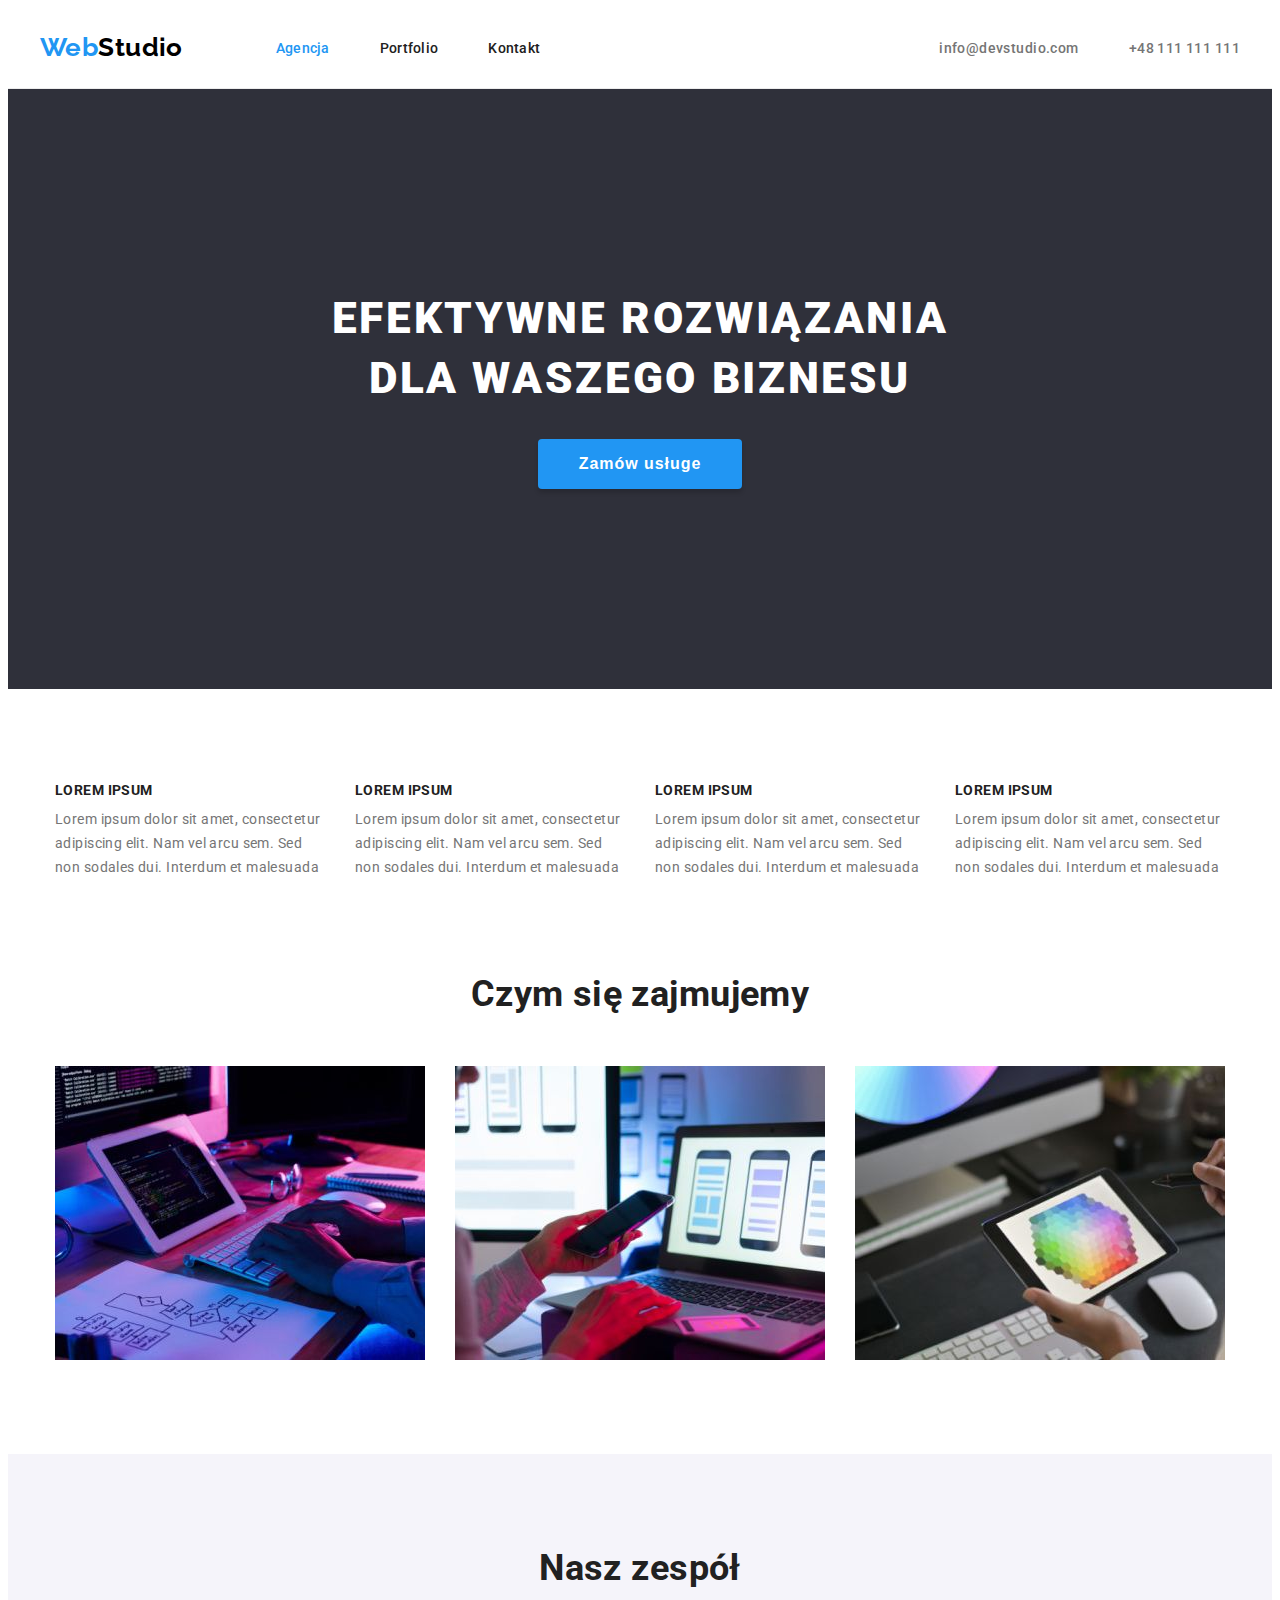
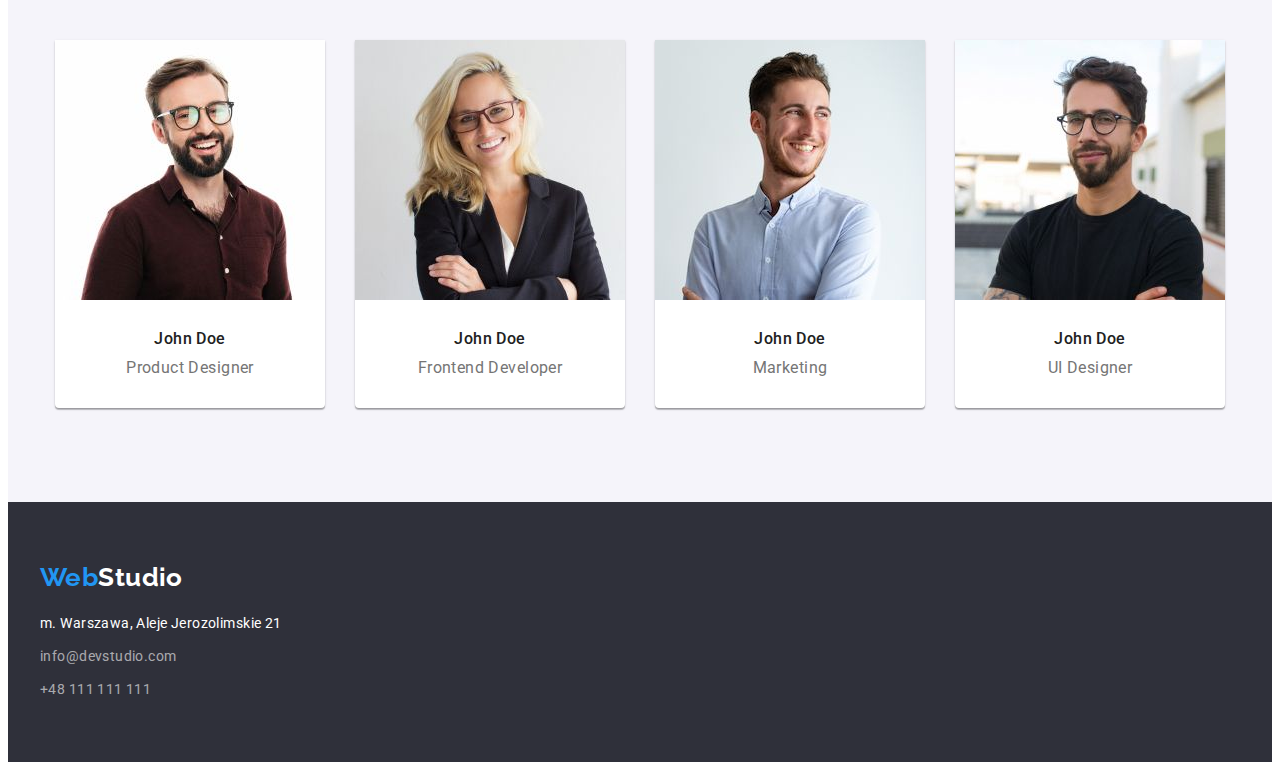
<file: index.html>
<!DOCTYPE html>
<html lang="en">
    <head>
        <meta charset="UTF-8" />
        <meta http-equiv="X-UA-Compatible" content="IE=edge" />
        <meta name="viewport" content="width=device-width, initial-scale=1.0" />
        <link
            rel="stylesheet"
            href="https://cdnjs.cloudflare.com/ajax/libs/modern-normalize/1.1.0/modern-normalize.min.css"
            integrity="sha512-wpPYUAdjBVSE4KJnH1VR1HeZfpl1ub8YT/NKx4PuQ5NmX2tKuGu6U/JRp5y+Y8XG2tV+wKQpNHVUX03MfMFn9Q=="
            crossorigin="anonymous"
            referrerpolicy="no-referrer"
        />
        <link rel="stylesheet" href="./css/styles.css" />
        <title>WebStudio</title>
    </head>
    <body>
        <header class="header">
            <div class="container header-container">
                <a href="./index.html" class="logo logo-menu"
                    ><span>Web</span>Studio</a
                >
                <nav class="menu">
                    <ul class="menu-list">
                        <li>
                            <a
                                href="./index.html"
                                class="menu-item menu-item-active"
                                >Agencja</a
                            >
                        </li>
                        <li>
                            <a href="./portfolio.html" class="menu-item"
                                >Portfolio</a
                            >
                        </li>
                        <li>
                            <a href="#" class="menu-item">Kontakt</a>
                        </li>
                    </ul>
                </nav>
                <ul class="menu menu-contact-list">
                    <li>
                        <a
                            class="menu-contact-item"
                            href="mailto:info@devstudio.com"
                            >info@devstudio.com</a
                        >
                    </li>
                    <li>
                        <a class="menu-contact-item" href="tel:+48111111111"
                            >+48 111 111 111</a
                        >
                    </li>
                </ul>
            </div>
        </header>
        <main>
            <section class="banner">
                <div class="container">
                    <h1 class="banner-title">
                        EFEKTYWNE ROZWIĄZANIA DLA WASZEGO BIZNESU
                    </h1>
                    <button type="button" class="banner-button">
                        Zamów usługe
                    </button>
                </div>
            </section>
            <section class="section">
                <div class="container">
                    <h2 class="visually-hidden">Opis</h2>
                    <ul class="description-list">
                        <li class="description-item">
                            <h3 class="description-item-subtitle">
                                LOREM IPSUM
                            </h3>
                            <p class="description-item-content">
                                Lorem ipsum dolor sit amet, consectetur
                                adipiscing elit. Nam vel arcu sem. Sed non
                                sodales dui. Interdum et malesuada
                            </p>
                        </li>
                        <li class="description-item">
                            <h3 class="description-item-subtitle">
                                LOREM IPSUM
                            </h3>
                            <p class="description-item-content">
                                Lorem ipsum dolor sit amet, consectetur
                                adipiscing elit. Nam vel arcu sem. Sed non
                                sodales dui. Interdum et malesuada
                            </p>
                        </li>
                        <li class="description-item">
                            <h3 class="description-item-subtitle">
                                LOREM IPSUM
                            </h3>
                            <p class="description-item-content">
                                Lorem ipsum dolor sit amet, consectetur
                                adipiscing elit. Nam vel arcu sem. Sed non
                                sodales dui. Interdum et malesuada
                            </p>
                        </li>
                        <li class="description-item">
                            <h3 class="description-item-subtitle">
                                LOREM IPSUM
                            </h3>
                            <p class="description-item-content">
                                Lorem ipsum dolor sit amet, consectetur
                                adipiscing elit. Nam vel arcu sem. Sed non
                                sodales dui. Interdum et malesuada
                            </p>
                        </li>
                    </ul>
                </div>
            </section>
            <section class="section about_us">
                <div class="container">
                    <h2 class="about_us-title">Czym się zajmujemy</h2>
                    <ul class="about_us-list">
                        <li>
                            <img
                                src="./images/about-us/coding.jpg"
                                alt="hands on keyboard"
                                width="370"
                                height="294"
                            />
                        </li>
                        <li>
                            <img
                                src="./images/about-us/mobile.jpg"
                                alt="mobile phone in hands"
                                width="370"
                                height="294"
                            />
                        </li>
                        <li>
                            <img
                                src="./images/about-us/color-pelette.jpg"
                                alt="tablet with color palette on screen"
                                width="370"
                                height="294"
                            />
                        </li>
                    </ul>
                </div>
            </section>
            <section class="section crew">
                <div class="container">
                    <h2 class="crew-title">Nasz zespół</h2>
                    <ul class="crew-list">
                        <li class="crew-item">
                            <img
                                src="./images/crew/product-designer.jpg"
                                alt="men with glasses in red shirt"
                                width="270"
                                height="260"
                            />
                            <div class="crew-item-container">
                                <h3 class="crew-item-name">John Doe</h3>
                                <p class="crew-item-position">
                                    Product Designer
                                </p>
                            </div>
                        </li>
                        <li class="crew-item">
                            <img
                                src="./images/crew/frontend-developer.jpg"
                                alt="woman with glasses in black jacket"
                                width="270"
                                height="260"
                            />
                            <div class="crew-item-container">
                                <h3 class="crew-item-name">John Doe</h3>
                                <p class="crew-item-position">
                                    Frontend Developer
                                </p>
                            </div>
                        </li>
                        <li class="crew-item">
                            <img
                                src="./images/crew/marketing.jpg"
                                alt="men in blue shirt"
                                width="270"
                                height="260"
                            />
                            <div class="crew-item-container">
                                <h3 class="crew-item-name">John Doe</h3>
                                <p class="crew-item-position">Marketing</p>
                            </div>
                        </li>
                        <li class="crew-item">
                            <img
                                src="./images/crew/ui-designer.jpg"
                                alt="men with glasses in black t-shirt"
                                width="270"
                                height="260"
                            />
                            <div class="crew-item-container">
                                <h3 class="crew-item-name">John Doe</h3>
                                <p class="crew-item-position">UI Designer</p>
                            </div>
                        </li>
                    </ul>
                </div>
            </section>
        </main>
        <footer class="footer">
            <div class="container">
                <a href="./index.html" class="logo logo-footer"
                    ><span>Web</span>Studio</a
                >
                <address class="footer-navigation">
                    <ul class="footer-list">
                        <li class="footer-item">
                            <a
                                href="https://goo.gl/maps/btFzgZddrcj7EQLm6"
                                target="_blank"
                                rel="nofollow noopener"
                            >
                                m. Warszawa, Aleje Jerozolimskie 21
                            </a>
                        </li>
                        <li class="footer-item">
                            <a href="mailto:info@devstudio.com"
                                >info@devstudio.com</a
                            >
                        </li>
                        <li class="footer-item">
                            <a href="tel:+48111111111">+48 111 111 111</a>
                        </li>
                    </ul>
                </address>
            </div>
        </footer>
    </body>
</html>
</file>
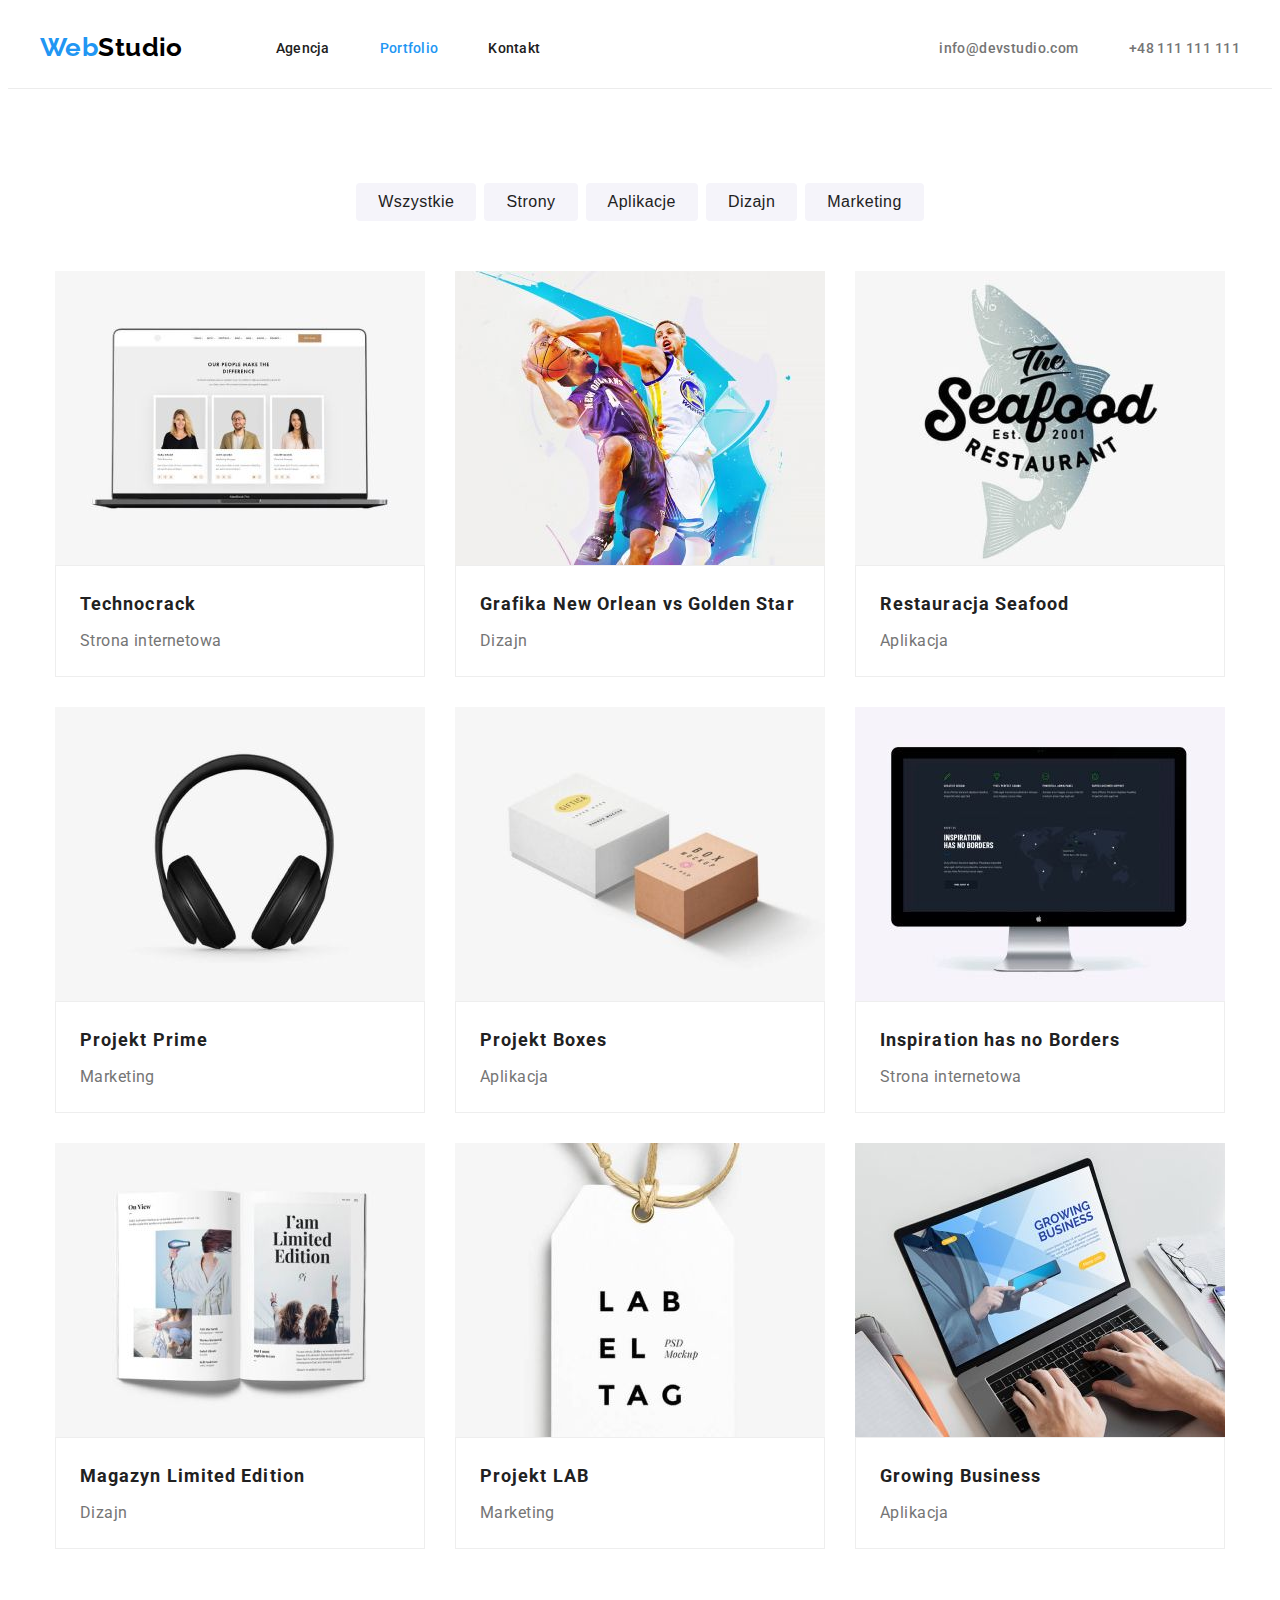
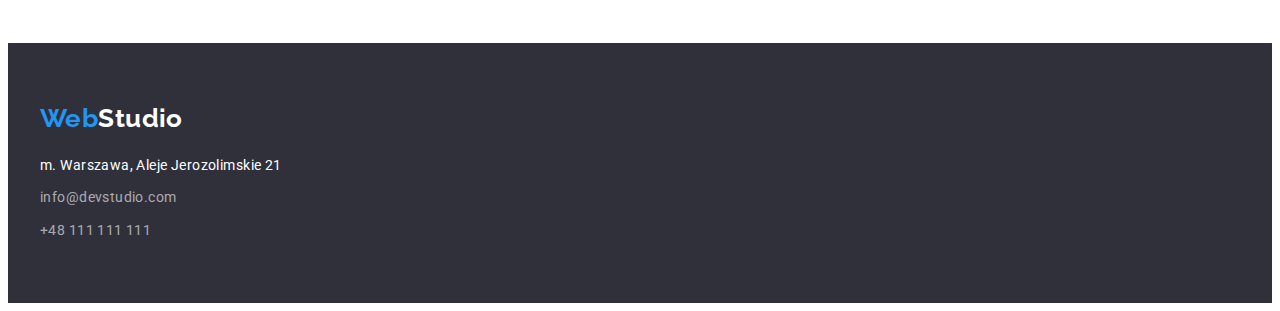
<file: portfolio.html>
<!DOCTYPE html>
<html lang="en">
    <head>
        <meta charset="UTF-8" />
        <meta http-equiv="X-UA-Compatible" content="IE=edge" />
        <meta name="viewport" content="width=device-width, initial-scale=1.0" />
        <link
            rel="stylesheet"
            href="https://cdnjs.cloudflare.com/ajax/libs/modern-normalize/1.1.0/modern-normalize.min.css"
            integrity="sha512-wpPYUAdjBVSE4KJnH1VR1HeZfpl1ub8YT/NKx4PuQ5NmX2tKuGu6U/JRp5y+Y8XG2tV+wKQpNHVUX03MfMFn9Q=="
            crossorigin="anonymous"
            referrerpolicy="no-referrer"
        />
        <link rel="stylesheet" href="./css/styles.css" />
        <title>WebStudio</title>
    </head>
    <body>
        <header class="header">
            <div class="container header-container">
                <a href="./index.html" class="logo logo-menu"
                    ><span>Web</span>Studio</a
                >
                <nav class="menu">
                    <ul class="menu-list">
                        <li>
                            <a href="./index.html" class="menu-item">Agencja</a>
                        </li>
                        <li>
                            <a
                                href="./portfolio.html"
                                class="menu-item menu-item-active"
                                >Portfolio</a
                            >
                        </li>
                        <li>
                            <a href="#" class="menu-item">Kontakt</a>
                        </li>
                    </ul>
                </nav>
                <ul class="menu menu-contact-list">
                    <li>
                        <a
                            class="menu-contact-item"
                            href="mailto:info@devstudio.com"
                            >info@devstudio.com</a
                        >
                    </li>
                    <li>
                        <a class="menu-contact-item" href="tel:+48111111111"
                            >+48 111 111 111</a
                        >
                    </li>
                </ul>
            </div>
        </header>
        <main>
            <section class="section portfolio">
                <div class="container">
                    <h1 class="visually-hidden">Portfolio</h1>
                    <ul class="portfolio-bottons-list">
                        <li><button type="button">Wszystkie</button></li>
                        <li><button type="button">Strony</button></li>
                        <li><button type="button">Aplikacje</button></li>
                        <li><button type="button">Dizajn</button></li>
                        <li><button type="button">Marketing</button></li>
                    </ul>
                    <ul class="portfolio-item-list">
                        <li class="portfolio-item">
                            <img
                                src="./images/portfolio/laptop.jpg"
                                alt="laptop displaying three people"
                                width="370"
                                height="294"
                            />
                            <div class="portfolio-item-container">
                                <h3 class="portfolio-item-name">Technocrack</h3>
                                <p class="portfolio-item-description">
                                    Strona internetowa
                                </p>
                            </div>
                        </li>
                        <li class="portfolio-item">
                            <img
                                src="./images/portfolio/two-men.jpg"
                                alt="two mens playing basketball"
                                width="370"
                                height="294"
                            />
                            <div class="portfolio-item-container">
                                <h3 class="portfolio-item-name">
                                    Grafika New Orlean vs Golden Star
                                </h3>
                                <p class="portfolio-item-description">Dizajn</p>
                            </div>
                        </li>
                        <li class="portfolio-item">
                            <img
                                src="./images/portfolio/logo-seafood.jpg"
                                alt="logo seafood restaurant"
                                width="370"
                                height="294"
                            />
                            <div class="portfolio-item-container">
                                <h3 class="portfolio-item-name">
                                    Restauracja Seafood
                                </h3>
                                <p class="portfolio-item-description">
                                    Aplikacja
                                </p>
                            </div>
                        </li>
                        <li class="portfolio-item">
                            <img
                                src="./images/portfolio/headphones.jpg"
                                alt="headphones"
                                width="370"
                                height="294"
                            />
                            <div class="portfolio-item-container">
                                <h3 class="portfolio-item-name">
                                    Projekt Prime
                                </h3>
                                <p class="portfolio-item-description">
                                    Marketing
                                </p>
                            </div>
                        </li>
                        <li class="portfolio-item">
                            <img
                                src="./images/portfolio/boxes.jpg"
                                alt="two boxes"
                                width="370"
                                height="294"
                            />
                            <div class="portfolio-item-container">
                                <h3 class="portfolio-item-name">
                                    Projekt Boxes
                                </h3>
                                <p class="portfolio-item-description">
                                    Aplikacja
                                </p>
                            </div>
                        </li>
                        <li class="portfolio-item">
                            <img
                                src="./images/portfolio/monitor.jpg"
                                alt="monitor"
                                width="370"
                                height="294"
                            />
                            <div class="portfolio-item-container">
                                <h3 class="portfolio-item-name">
                                    Inspiration has no Borders
                                </h3>
                                <p class="portfolio-item-description">
                                    Strona internetowa
                                </p>
                            </div>
                        </li>
                        <li class="portfolio-item">
                            <img
                                src="./images/portfolio/book.jpg"
                                alt="open book"
                                width="370"
                                height="294"
                            />
                            <div class="portfolio-item-container">
                                <h3 class="portfolio-item-name">
                                    Magazyn Limited Edition
                                </h3>
                                <p class="portfolio-item-description">Dizajn</p>
                            </div>
                        </li>
                        <li class="portfolio-item">
                            <img
                                src="./images/portfolio/tag.jpg"
                                alt="label"
                                width="370"
                                height="294"
                            />
                            <div class="portfolio-item-container">
                                <h3 class="portfolio-item-name">Projekt LAB</h3>
                                <p class="portfolio-item-description">
                                    Marketing
                                </p>
                            </div>
                        </li>
                        <li class="portfolio-item">
                            <img
                                src="./images/portfolio/laptop-working.jpg"
                                alt="men working on laptop"
                                width="370"
                                height="294"
                            />
                            <div class="portfolio-item-container">
                                <h3 class="portfolio-item-name">
                                    Growing Business
                                </h3>
                                <p class="portfolio-item-description">
                                    Aplikacja
                                </p>
                            </div>
                        </li>
                    </ul>
                </div>
            </section>
        </main>
        <footer class="footer">
            <div class="container">
                <a href="./index.html" class="logo logo-footer"
                    ><span>Web</span>Studio</a
                >
                <address class="footer-navigation">
                    <ul class="footer-list">
                        <li class="footer-item">
                            <a
                                href="https://goo.gl/maps/btFzgZddrcj7EQLm6"
                                target="_blank"
                                rel="nofollow noopener"
                            >
                                m. Warszawa, Aleje Jerozolimskie 21
                            </a>
                        </li>
                        <li class="footer-item">
                            <a href="mailto:info@devstudio.com"
                                >info@devstudio.com</a
                            >
                        </li>
                        <li class="footer-item">
                            <a href="tel:+48111111111">+48 111 111 111</a>
                        </li>
                    </ul>
                </address>
            </div>
        </footer>
    </body>
</html>
</file>
<file: css/styles.css>
@import url('https://fonts.googleapis.com/css2?family=Raleway:wght@700&family=Roboto:wght@400;500;700;900&display=swap');

:root {
    --siteBackgroundColor: #E5E5E5;
    --blackColor: #000;
    --whiteColor: #FFF;
    --contactColor: #757575;
    --secondaryPageColor: #212121;
    --mainPageColor: #2196F3;
    --footerContactColor: rgba(255, 255, 255, 0.6);
    --bannerBackgroundColor: #2F303A;
    --buttonColor: #F5F4FA;
    --headerButtonColor: #ECECEC;
    --portfolioBorderColor: #EEEEEE;
}

/*-------------------------------------- GLOBAL STLES --------------------------------------*/

h1,
h2,
h3,
h4,
h5,
h6,
p {
    margin: 0;
}

ul,
ol {
    list-style: none;
    padding-left: 0;
    margin: 0;
}

a,
li {
    font-style: normal;
    text-decoration: none;
}

img {
    display: block;
    max-width: 100%;
    height: auto;
}

button {
    display: block;
    cursor: pointer;
    border: none;
    border-radius: 4px;
}

body {
    font-family: 'Roboto', sans-serif;
    font-size: 14px;
    letter-spacing: 0.03em;
    background-color: var(--whiteColor);
    color: var(--secondaryPageColor);
}

.container {
    width: 1200px;
    margin: 0 auto;
    padding: 0 15px;
}

.section {
    padding: 94px 0;
}

.visually-hidden {
    position: absolute;
    width: 1px;
    height: 1px;
    margin: -1px;
    border: 0;
    padding: 0;
    white-space: nowrap;
    clip-path: inset(100%);
    clip: rect(0 0 0 0);
    overflow: hidden;
}

/*-------------------------------------- HEADER STLES --------------------------------------*/

.header {
    border-bottom: 1px solid var(--headerButtonColor);
}

.header-container {
    display: flex;
    align-items: center;
}

.menu a:hover,
.menu a:focus,
.menu ul li a:hover,
.menu ul li a:focus {
    color: var(--mainPageColor);
}

.menu-list {
    display: flex;
    gap: 50px;
}

.menu-item {
    font-weight: 500;
    line-height: 16px;
    letter-spacing: 0.02em;
    color: var(--secondaryPageColor);
}

.menu-contact-list {
    display: flex;
    margin-left: auto;
    gap: 50px;
}

.menu-contact-item {
    color: var(--contactColor);
    font-weight: 500;
}

.menu-item-active {
    color: var(--mainPageColor);
}

/*-------------------------------------- LOGO STLES --------------------------------------*/

.logo {
    font-family: 'Raleway', sans-serif;
    font-weight: 700;
    font-size: 26px;
    line-height: 1.19;
    color: var(--blackColor);
}

.logo span {
    color: var(--mainPageColor);
}

.logo-menu {
    margin-right: 93px;
    padding: 24px 0 25px;
}

.logo-footer {
    color: var(--whiteColor);
}

/*-------------------------------------- FOOTER STLES --------------------------------------*/

.footer {
    background: var(--bannerBackgroundColor);
    padding: 60px 0;
}

.footer-item:not(:last-child) {
    margin-bottom: 9px;
}

.footer-item a {
    line-height: 1.71;
}

.footer-navigation {
    margin-top: 20px;
}

.footer-navigation a {
    color: var(--footerContactColor);
}

.footer-navigation li:first-child a {
    color: var(--whiteColor);
}

/*-------------------------------------- BANNER STLES --------------------------------------*/

.banner {
    background: var(--bannerBackgroundColor);
    padding: 200px 0;
    text-align: center;
}

.banner-title {
    font-weight: 900;
    font-size: 44px;
    font-family: inherit;
    line-height: 1.36;
    letter-spacing: 0.06em;
    color: var(--whiteColor);
    width: 696px;
    margin: 0 auto;
    margin-bottom: 30px;
}

.banner-button {
    color: var(--whiteColor);
    background: var(--mainPageColor);
    box-shadow: 0px 4px 4px rgba(0, 0, 0, 0.15);
    border: none;
    min-width: 200px;
    font-weight: 700;
    font-size: 16px;
    line-height: 1.87;
    letter-spacing: 0.06em;
    margin: 0 auto;
    padding: 10px 41px
}

/*-------------------------------------- DESCRIPTION STLES --------------------------------------*/

.description-list {
    display: flex;
    justify-content: center;
    gap: 30px;
    margin: 0 auto;
}

.description-item {
    width: 270px;
}

.description-item-subtitle {
    font-weight: 700;
    font-size: 14px;
    line-height: 1.14;
    color: var(--secondaryPageColor);
    margin-bottom: 10px;
}

.description-item-content {
    line-height: 1.71;
    color: var(--contactColor);
}

/*-------------------------------------- ABOUT US STLES --------------------------------------*/

.about_us {
    padding-top: 0;
}

.about_us-list {
    display: flex;
    justify-content: center;
    gap: 30px;
}

.about_us-title {
    font-weight: 700;
    font-size: 36px;
    line-height: 1.16;
    text-align: center;
    color: var(--secondaryPageColor);
    margin-bottom: 50px;
}

/*-------------------------------------- CREW STLES --------------------------------------*/

.crew {
    background: var(--buttonColor);
    display: block;
}

.crew-list {
    display: flex;
    justify-content: center;
    gap: 30px;
}

.crew-title {
    font-weight: 700;
    font-size: 36px;
    line-height: 1.16;
    text-align: center;
    color: var(--secondaryPageColor);
    margin-bottom: 50px;
}

.crew-item {
    width: 270px;
    background: var(--whiteColor);
    box-shadow: 0px 1px 3px rgba(0, 0, 0, 0.12), 0px 1px 1px rgba(0, 0, 0, 0.14), 0px 2px 1px rgba(0, 0, 0, 0.2);
    border-radius: 0px 0px 4px 4px;
}

.crew-item-container {
    padding: 30px 0;
}

.crew-item-name {
    font-weight: 500;
    font-size: 16px;
    line-height: 1.18;
    text-align: center;
    color: var(--secondaryPageColor);
    margin-bottom: 10px;
}

.crew-item-position {
    font-size: 16px;
    line-height: 1.18;
    text-align: center;
    color: var(--contactColor);
}

/*-------------------------------------- PORTFOLIO STLES --------------------------------------*/

.portfolio button {
    font-weight: 500;
    font-size: 16px;
    line-height: 1.62;
    letter-spacing: 0.03em;
    text-align: center;
    background: var(--buttonColor);
    color: var(--secondaryPageColor);
    padding: 6px 22px;
}

.portfolio-bottons-list {
    display: flex;
    justify-content: center;
    gap: 8px;
    margin-bottom: 50px;
}

.portfolio-item-list {
    display: flex;
    justify-content: center;
    flex-wrap: wrap;
    gap: 30px;
}

.portfolio-item-container {
    border: 1px solid var(--portfolioBorderColor);
    padding: 20px 24px;
}

.portfolio-item-name {
    font-weight: 700;
    font-size: 18px;
    line-height: 2;
    letter-spacing: 0.06em;
    color: var(--secondaryPageColor);
    margin-bottom: 4px;
}

.portfolio-item-description {
    font-size: 16px;
    line-height: 1.87;
    color: var(--contactColor);
}

.portfolio button:hover,
.portfolio button:focus {
    color: var(--whiteColor);
    background: var(--mainPageColor);
    box-shadow: 0px 3px 1px rgba(0, 0, 0, 0.1), 0px 1px 2px rgba(0, 0, 0, 0.08), 0px 2px 2px rgba(0, 0, 0, 0.12);
}
</file>
